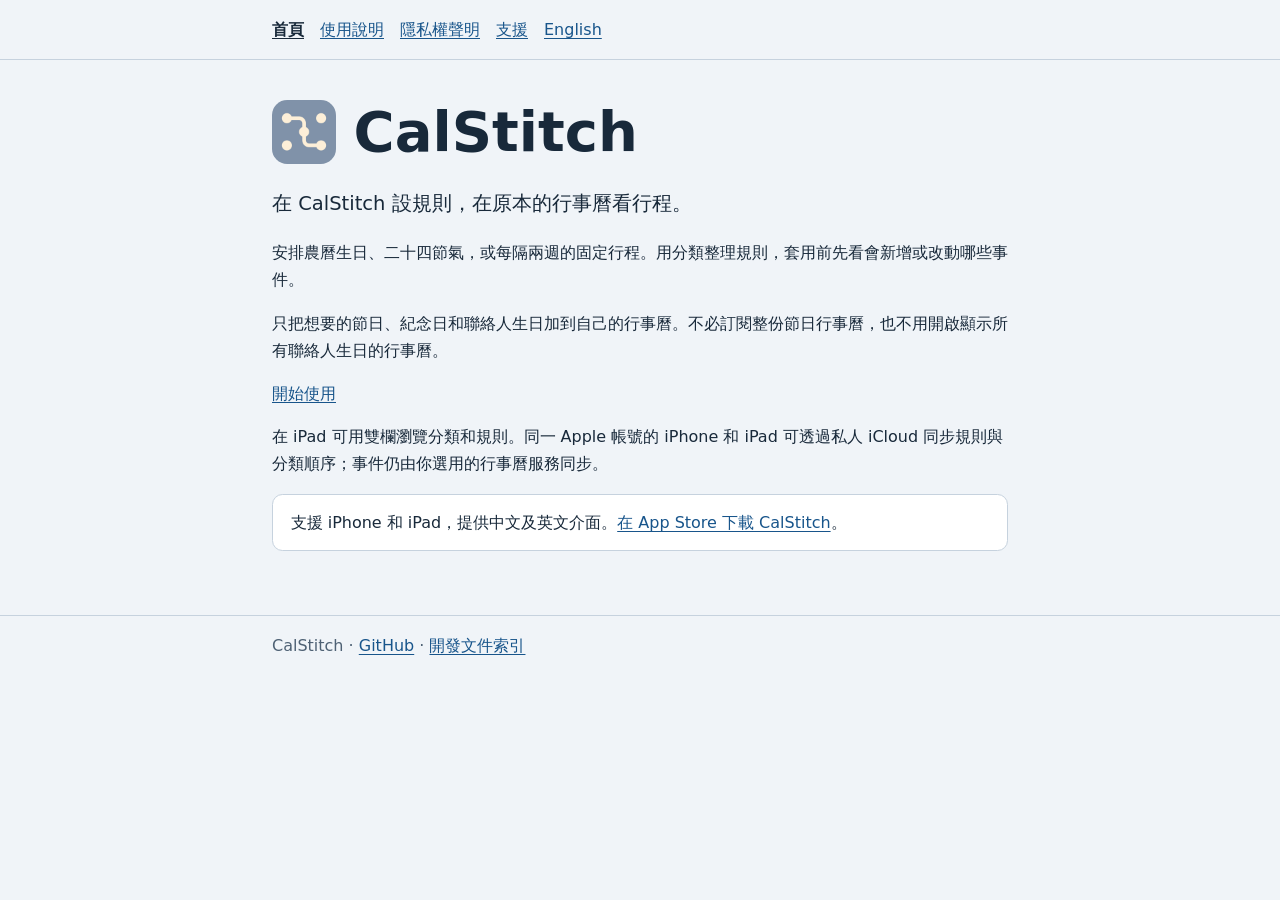
<file: website/index.html>
<!doctype html>
<html lang="zh-TW">
<head>
  <meta charset="utf-8">
  <meta name="viewport" content="width=device-width, initial-scale=1">
  <title>CalStitch</title>
  <link rel="alternate" hreflang="en" href="en/">
  <link rel="icon" href="icon.png" type="image/png">
  <link rel="stylesheet" href="style.css">
</head>
<body>
  <header><nav class="wrap" aria-label="主選單"><a href="./" aria-current="page">首頁</a> <a href="guide.html">使用說明</a> <a href="privacy.html">隱私權聲明</a> <a href="support.html">支援</a> <a href="en/" lang="en" hreflang="en">English</a></nav></header>
  <main class="wrap">
<div class="brand"><img src="icon.png" width="64" height="64" alt=""><h1>CalStitch</h1></div>
<p class="lead">在 CalStitch 設規則，在原本的行事曆看行程。</p>
<p>安排農曆生日、二十四節氣，或每隔兩週的固定行程。用分類整理規則，套用前先看會新增或改動哪些事件。</p>
<p>只把想要的節日、紀念日和聯絡人生日加到自己的行事曆。不必訂閱整份節日行事曆，也不用開啟顯示所有聯絡人生日的行事曆。</p>
<p><a href="guide.html">開始使用</a></p>
<p>在 iPad 可用雙欄瀏覽分類和規則。同一 Apple 帳號的 iPhone 和 iPad 可透過私人 iCloud 同步規則與分類順序；事件仍由你選用的行事曆服務同步。</p>
<p class="note">支援 iPhone 和 iPad，提供中文及英文介面。<a href="https://apps.apple.com/tw/app/calstitch/id6838189548">在 App Store 下載 CalStitch</a>。</p>
  </main>
  <footer><div class="wrap">CalStitch · <a href="https://github.com/peiyu66/CalStitch">GitHub</a> · <a href="development.html">開發文件索引</a></div></footer>
</body>
</html>
</file>
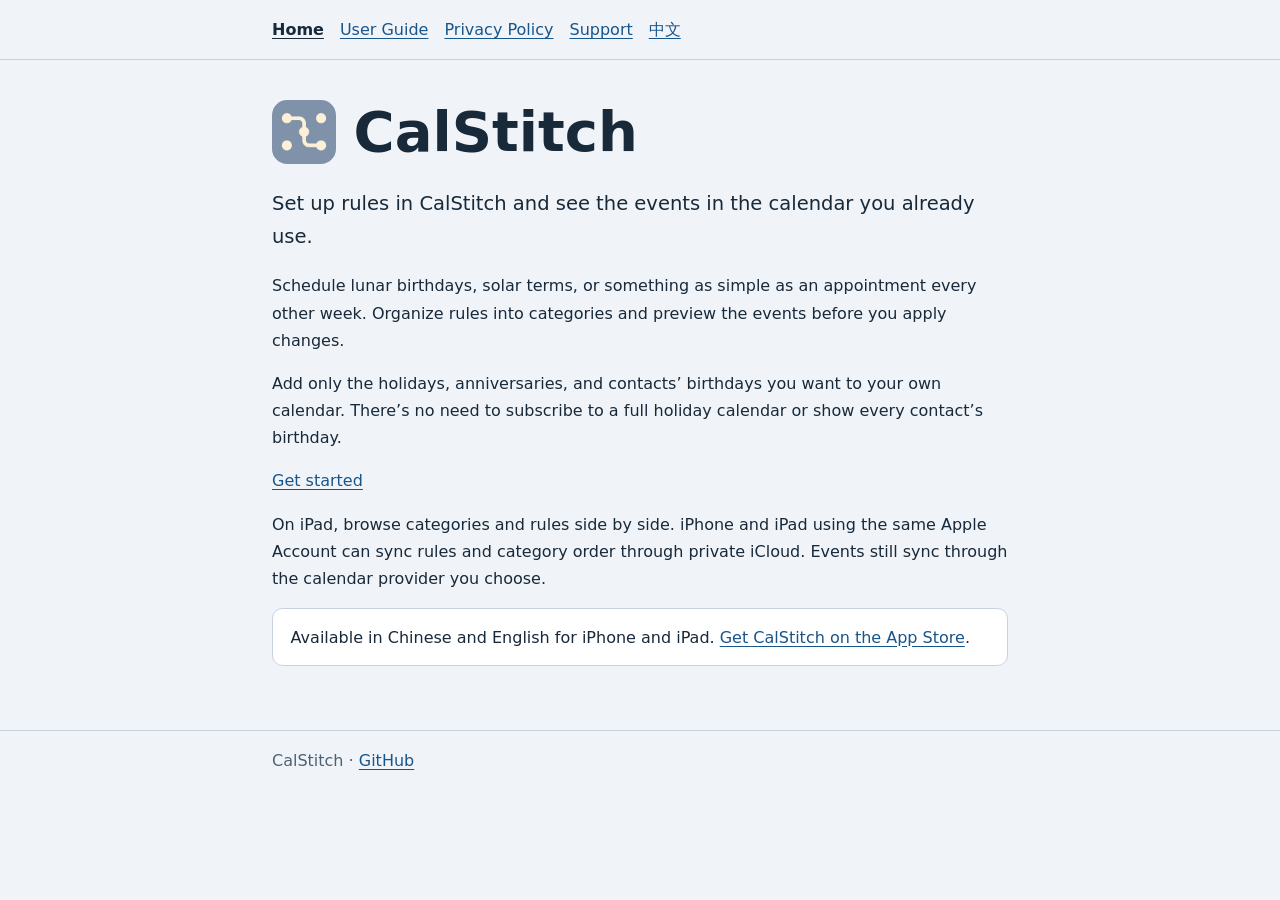
<file: website/en/index.html>
<!doctype html>
<html lang="en">
<head>
  <meta charset="utf-8">
  <meta name="viewport" content="width=device-width, initial-scale=1">
  <title>CalStitch</title>
  <link rel="alternate" hreflang="zh-TW" href="../">
  <link rel="icon" href="../icon.png" type="image/png">
  <link rel="stylesheet" href="../style.css">
</head>
<body>
  <header><nav class="wrap" aria-label="Main navigation"><a href="./" aria-current="page">Home</a> <a href="guide.html">User Guide</a> <a href="privacy.html">Privacy Policy</a> <a href="support.html">Support</a> <a href="../" lang="zh-TW" hreflang="zh-TW">中文</a></nav></header>
  <main class="wrap">
<div class="brand"><img src="../icon.png" width="64" height="64" alt=""><h1>CalStitch</h1></div>
<p class="lead">Set up rules in CalStitch and see the events in the calendar you already use.</p>
<p>Schedule lunar birthdays, solar terms, or something as simple as an appointment every other week. Organize rules into categories and preview the events before you apply changes.</p>
<p>Add only the holidays, anniversaries, and contacts’ birthdays you want to your own calendar. There’s no need to subscribe to a full holiday calendar or show every contact’s birthday.</p>
<p><a href="guide.html">Get started</a></p>
<p>On iPad, browse categories and rules side by side. iPhone and iPad using the same Apple Account can sync rules and category order through private iCloud. Events still sync through the calendar provider you choose.</p>
<p class="note">Available in Chinese and English for iPhone and iPad. <a href="https://apps.apple.com/app/calstitch/id6838189548">Get CalStitch on the App Store</a>.</p>
  </main>
  <footer><div class="wrap">CalStitch · <a href="https://github.com/peiyu66/CalStitch">GitHub</a></div></footer>
</body>
</html>
</file>
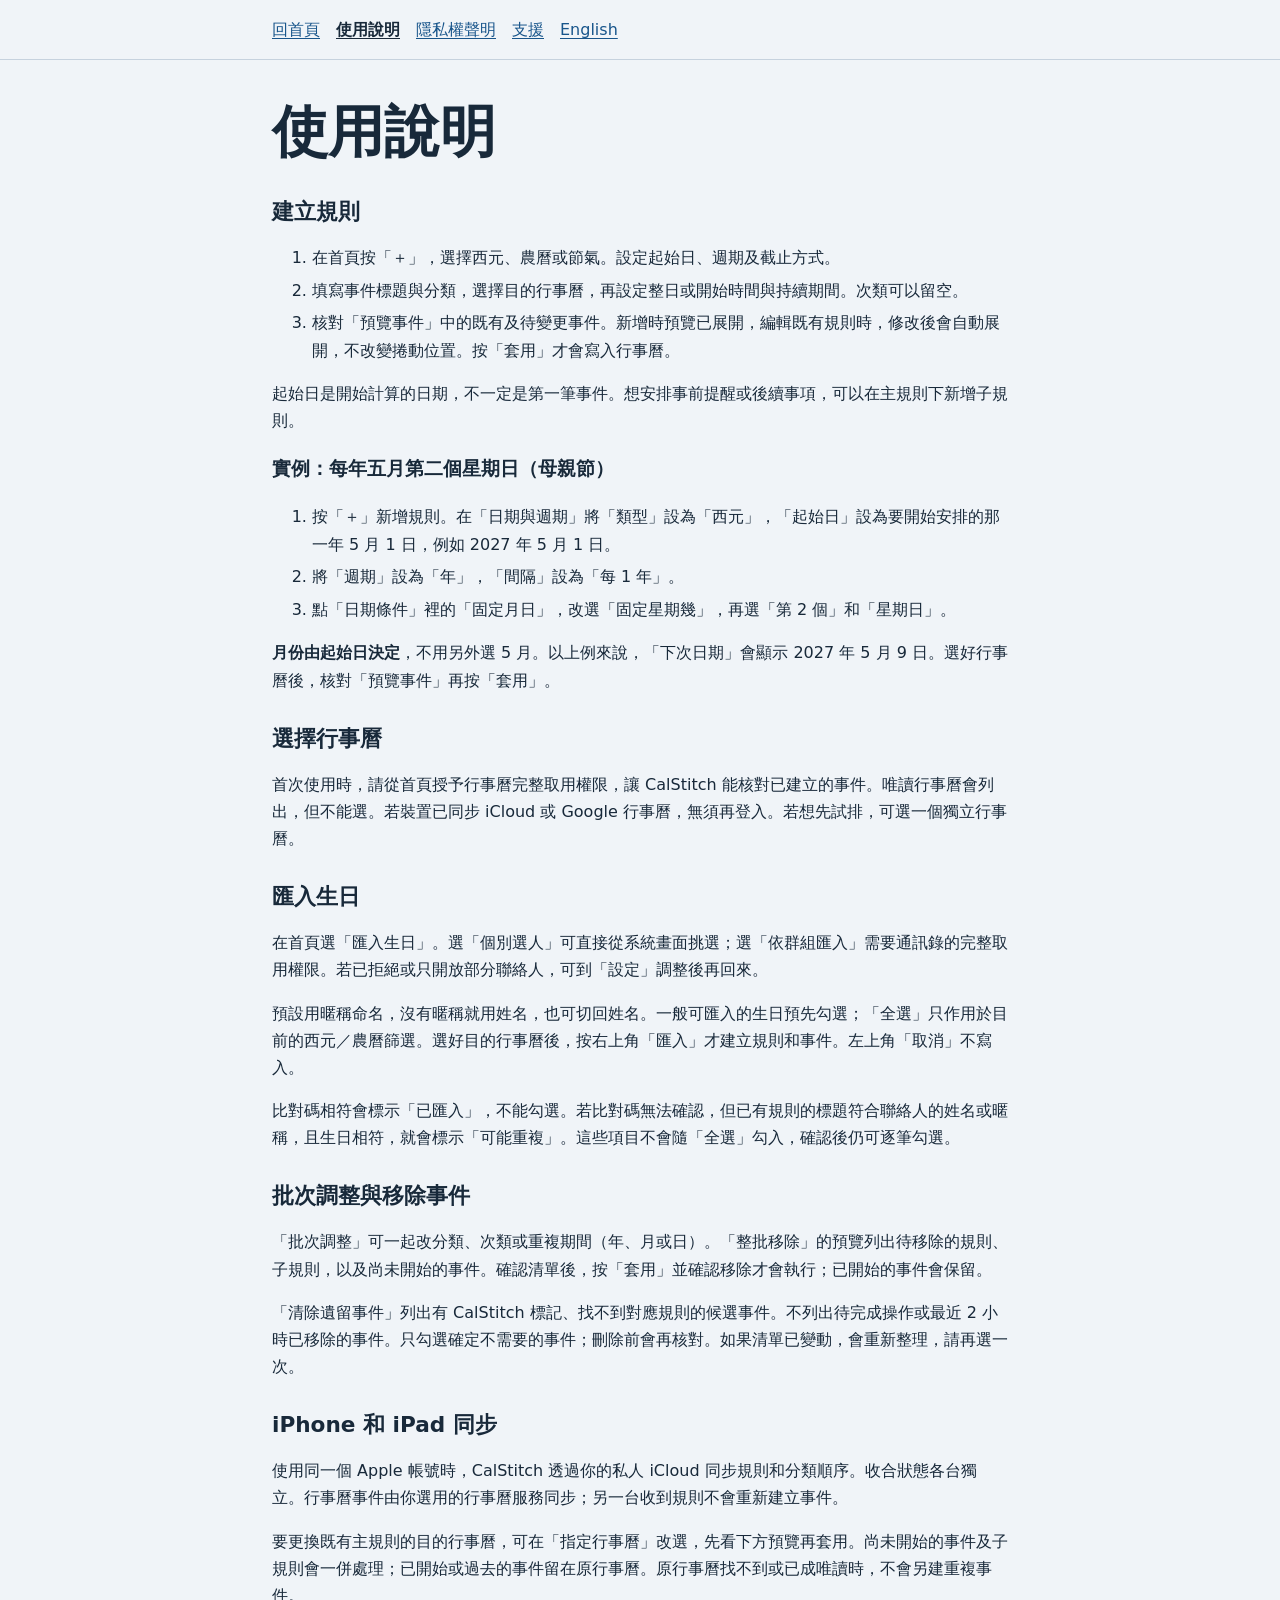
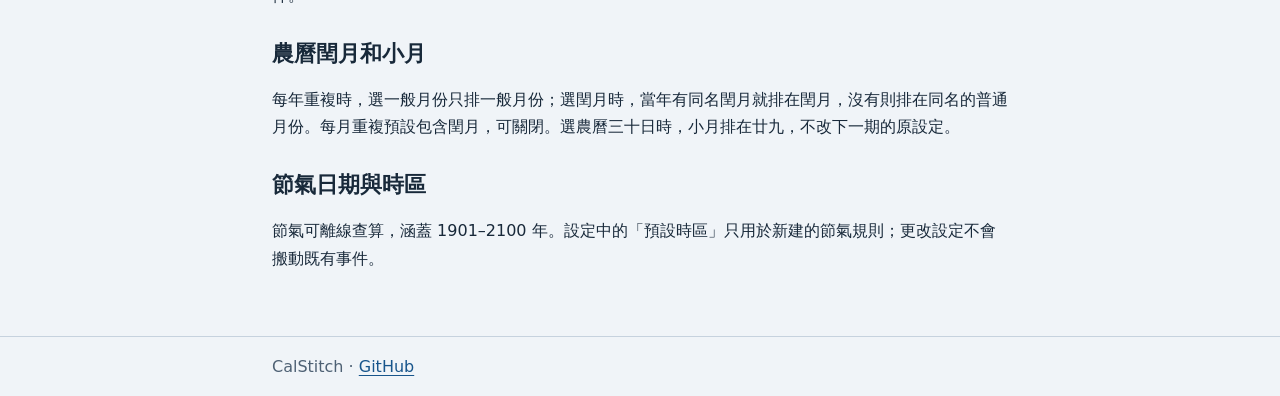
<file: website/guide.html>
<!doctype html>
<html lang="zh-TW">
<head>
  <meta charset="utf-8">
  <meta name="viewport" content="width=device-width, initial-scale=1">
  <title>使用說明 | CalStitch</title>
  <link rel="alternate" hreflang="en" href="en/guide.html">
  <link rel="icon" href="icon.png" type="image/png">
  <link rel="stylesheet" href="style.css">
</head>
<body>
  <header><nav class="wrap" aria-label="主選單"><a href="./">回首頁</a> <a href="guide.html" aria-current="page">使用說明</a> <a href="privacy.html">隱私權聲明</a> <a href="support.html">支援</a> <a href="en/guide.html" lang="en" hreflang="en">English</a></nav></header>
  <main class="wrap">
<h1>使用說明</h1>
<h2>建立規則</h2>
<ol><li>在首頁按「＋」，選擇西元、農曆或節氣。設定起始日、週期及截止方式。</li>
<li>填寫事件標題與分類，選擇目的行事曆，再設定整日或開始時間與持續期間。次類可以留空。</li>
<li>核對「預覽事件」中的既有及待變更事件。新增時預覽已展開，編輯既有規則時，修改後會自動展開，不改變捲動位置。按「套用」才會寫入行事曆。</li></ol>
<p>起始日是開始計算的日期，不一定是第一筆事件。想安排事前提醒或後續事項，可以在主規則下新增子規則。</p>
<h3 id="mothers-day">實例：每年五月第二個星期日（母親節）</h3>
<ol>
<li>按「＋」新增規則。在「日期與週期」將「類型」設為「西元」，「起始日」設為要開始安排的那一年 5 月 1 日，例如 2027 年 5 月 1 日。</li>
<li>將「週期」設為「年」，「間隔」設為「每 1 年」。</li>
<li>點「日期條件」裡的「固定月日」，改選「固定星期幾」，再選「第 2 個」和「星期日」。</li>
</ol>
<p><strong>月份由起始日決定</strong>，不用另外選 5 月。以上例來說，「下次日期」會顯示 2027 年 5 月 9 日。選好行事曆後，核對「預覽事件」再按「套用」。</p>
<h2>選擇行事曆</h2>
<p>首次使用時，請從首頁授予行事曆完整取用權限，讓 CalStitch 能核對已建立的事件。唯讀行事曆會列出，但不能選。若裝置已同步 iCloud 或 Google 行事曆，無須再登入。若想先試排，可選一個獨立行事曆。</p>
<h2>匯入生日</h2>
<p>在首頁選「匯入生日」。選「個別選人」可直接從系統畫面挑選；選「依群組匯入」需要通訊錄的完整取用權限。若已拒絕或只開放部分聯絡人，可到「設定」調整後再回來。</p>
<p>預設用暱稱命名，沒有暱稱就用姓名，也可切回姓名。一般可匯入的生日預先勾選；「全選」只作用於目前的西元／農曆篩選。選好目的行事曆後，按右上角「匯入」才建立規則和事件。左上角「取消」不寫入。</p>
<p>比對碼相符會標示「已匯入」，不能勾選。若比對碼無法確認，但已有規則的標題符合聯絡人的姓名或暱稱，且生日相符，就會標示「可能重複」。這些項目不會隨「全選」勾入，確認後仍可逐筆勾選。</p>
<h2>批次調整與移除事件</h2>
<p>「批次調整」可一起改分類、次類或重複期間（年、月或日）。「整批移除」的預覽列出待移除的規則、子規則，以及尚未開始的事件。確認清單後，按「套用」並確認移除才會執行；已開始的事件會保留。</p>
<p>「清除遺留事件」列出有 CalStitch 標記、找不到對應規則的候選事件。不列出待完成操作或最近 2 小時已移除的事件。只勾選確定不需要的事件；刪除前會再核對。如果清單已變動，會重新整理，請再選一次。</p>
<h2>iPhone 和 iPad 同步</h2>
<p>使用同一個 Apple 帳號時，CalStitch 透過你的私人 iCloud 同步規則和分類順序。收合狀態各台獨立。行事曆事件由你選用的行事曆服務同步；另一台收到規則不會重新建立事件。</p>
<p>要更換既有主規則的目的行事曆，可在「指定行事曆」改選，先看下方預覽再套用。尚未開始的事件及子規則會一併處理；已開始或過去的事件留在原行事曆。原行事曆找不到或已成唯讀時，不會另建重複事件。</p>
<h2>農曆閏月和小月</h2>
<p>每年重複時，選一般月份只排一般月份；選閏月時，當年有同名閏月就排在閏月，沒有則排在同名的普通月份。每月重複預設包含閏月，可關閉。選農曆三十日時，小月排在廿九，不改下一期的原設定。</p>
<h2>節氣日期與時區</h2>
<p>節氣可離線查算，涵蓋 1901–2100 年。設定中的「預設時區」只用於新建的節氣規則；更改設定不會搬動既有事件。</p>
  </main>
  <footer><div class="wrap">CalStitch · <a href="https://github.com/peiyu66/CalStitch">GitHub</a></div></footer>
</body>
</html>
</file>
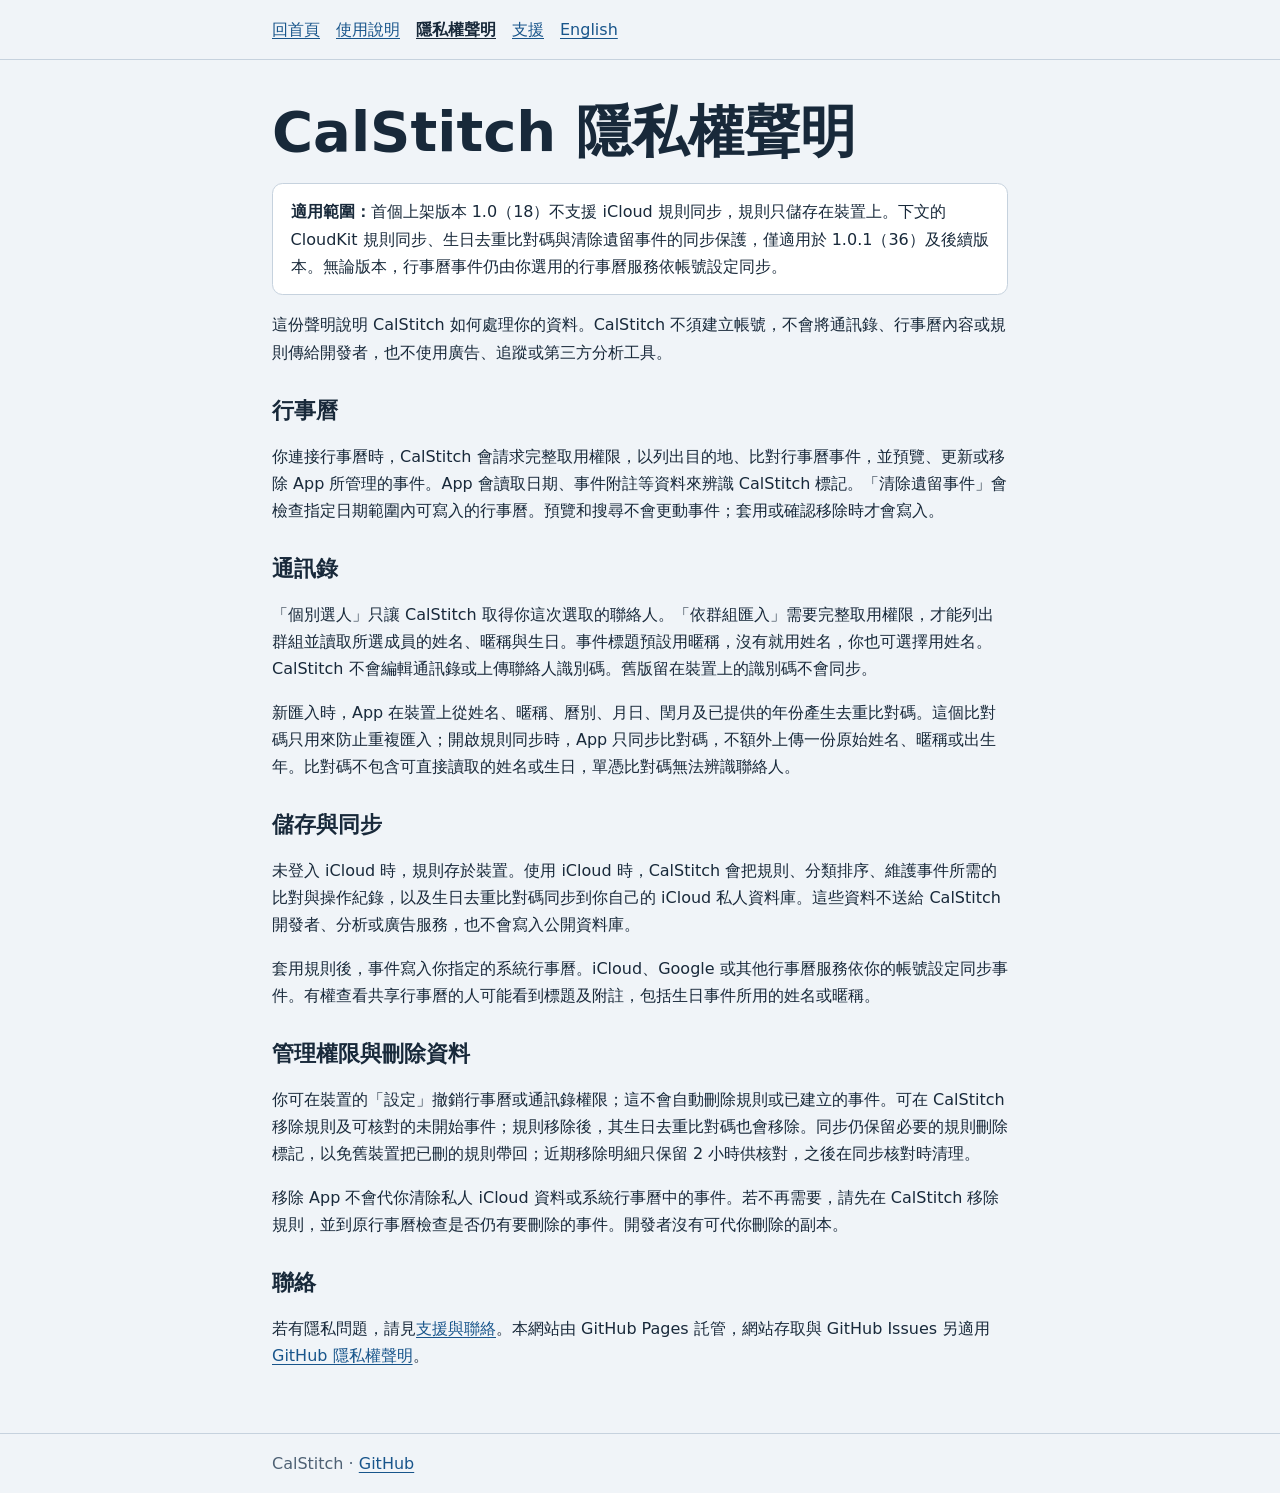
<file: website/privacy.html>
<!doctype html>
<html lang="zh-TW">
<head>
  <meta charset="utf-8">
  <meta name="viewport" content="width=device-width, initial-scale=1">
  <title>隱私權聲明 | CalStitch</title>
  <link rel="alternate" hreflang="en" href="en/privacy.html">
  <link rel="icon" href="icon.png" type="image/png">
  <link rel="stylesheet" href="style.css">
</head>
<body>
  <header><nav class="wrap" aria-label="主選單"><a href="./">回首頁</a> <a href="guide.html">使用說明</a> <a href="privacy.html" aria-current="page">隱私權聲明</a> <a href="support.html">支援</a> <a href="en/privacy.html" lang="en" hreflang="en">English</a></nav></header>
  <main class="wrap">
<h1>CalStitch 隱私權聲明</h1>
<p class="note"><strong>適用範圍：</strong>首個上架版本 1.0（18）不支援 iCloud 規則同步，規則只儲存在裝置上。下文的 CloudKit 規則同步、生日去重比對碼與清除遺留事件的同步保護，僅適用於 1.0.1（36）及後續版本。無論版本，行事曆事件仍由你選用的行事曆服務依帳號設定同步。</p>
<p>這份聲明說明 CalStitch 如何處理你的資料。CalStitch 不須建立帳號，不會將通訊錄、行事曆內容或規則傳給開發者，也不使用廣告、追蹤或第三方分析工具。</p>
<h2>行事曆</h2>
<p>你連接行事曆時，CalStitch 會請求完整取用權限，以列出目的地、比對行事曆事件，並預覽、更新或移除 App 所管理的事件。App 會讀取日期、事件附註等資料來辨識 CalStitch 標記。「清除遺留事件」會檢查指定日期範圍內可寫入的行事曆。預覽和搜尋不會更動事件；套用或確認移除時才會寫入。</p>
<h2>通訊錄</h2>
<p>「個別選人」只讓 CalStitch 取得你這次選取的聯絡人。「依群組匯入」需要完整取用權限，才能列出群組並讀取所選成員的姓名、暱稱與生日。事件標題預設用暱稱，沒有就用姓名，你也可選擇用姓名。CalStitch 不會編輯通訊錄或上傳聯絡人識別碼。舊版留在裝置上的識別碼不會同步。</p>
<p>新匯入時，App 在裝置上從姓名、暱稱、曆別、月日、閏月及已提供的年份產生去重比對碼。這個比對碼只用來防止重複匯入；開啟規則同步時，App 只同步比對碼，不額外上傳一份原始姓名、暱稱或出生年。比對碼不包含可直接讀取的姓名或生日，單憑比對碼無法辨識聯絡人。</p>
<h2>儲存與同步</h2>
<p>未登入 iCloud 時，規則存於裝置。使用 iCloud 時，CalStitch 會把規則、分類排序、維護事件所需的比對與操作紀錄，以及生日去重比對碼同步到你自己的 iCloud 私人資料庫。這些資料不送給 CalStitch 開發者、分析或廣告服務，也不會寫入公開資料庫。</p>
<p>套用規則後，事件寫入你指定的系統行事曆。iCloud、Google 或其他行事曆服務依你的帳號設定同步事件。有權查看共享行事曆的人可能看到標題及附註，包括生日事件所用的姓名或暱稱。</p>
<h2>管理權限與刪除資料</h2>
<p>你可在裝置的「設定」撤銷行事曆或通訊錄權限；這不會自動刪除規則或已建立的事件。可在 CalStitch 移除規則及可核對的未開始事件；規則移除後，其生日去重比對碼也會移除。同步仍保留必要的規則刪除標記，以免舊裝置把已刪的規則帶回；近期移除明細只保留 2 小時供核對，之後在同步核對時清理。</p>
<p>移除 App 不會代你清除私人 iCloud 資料或系統行事曆中的事件。若不再需要，請先在 CalStitch 移除規則，並到原行事曆檢查是否仍有要刪除的事件。開發者沒有可代你刪除的副本。</p>
<h2>聯絡</h2>
<p>若有隱私問題，請見<a href="support.html">支援與聯絡</a>。本網站由 GitHub Pages 託管，網站存取與 GitHub Issues 另適用 <a href="https://docs.github.com/en/site-policy/privacy-policies/github-general-privacy-statement">GitHub 隱私權聲明</a>。</p>
  </main>
  <footer><div class="wrap">CalStitch · <a href="https://github.com/peiyu66/CalStitch">GitHub</a></div></footer>
</body>
</html>
</file>
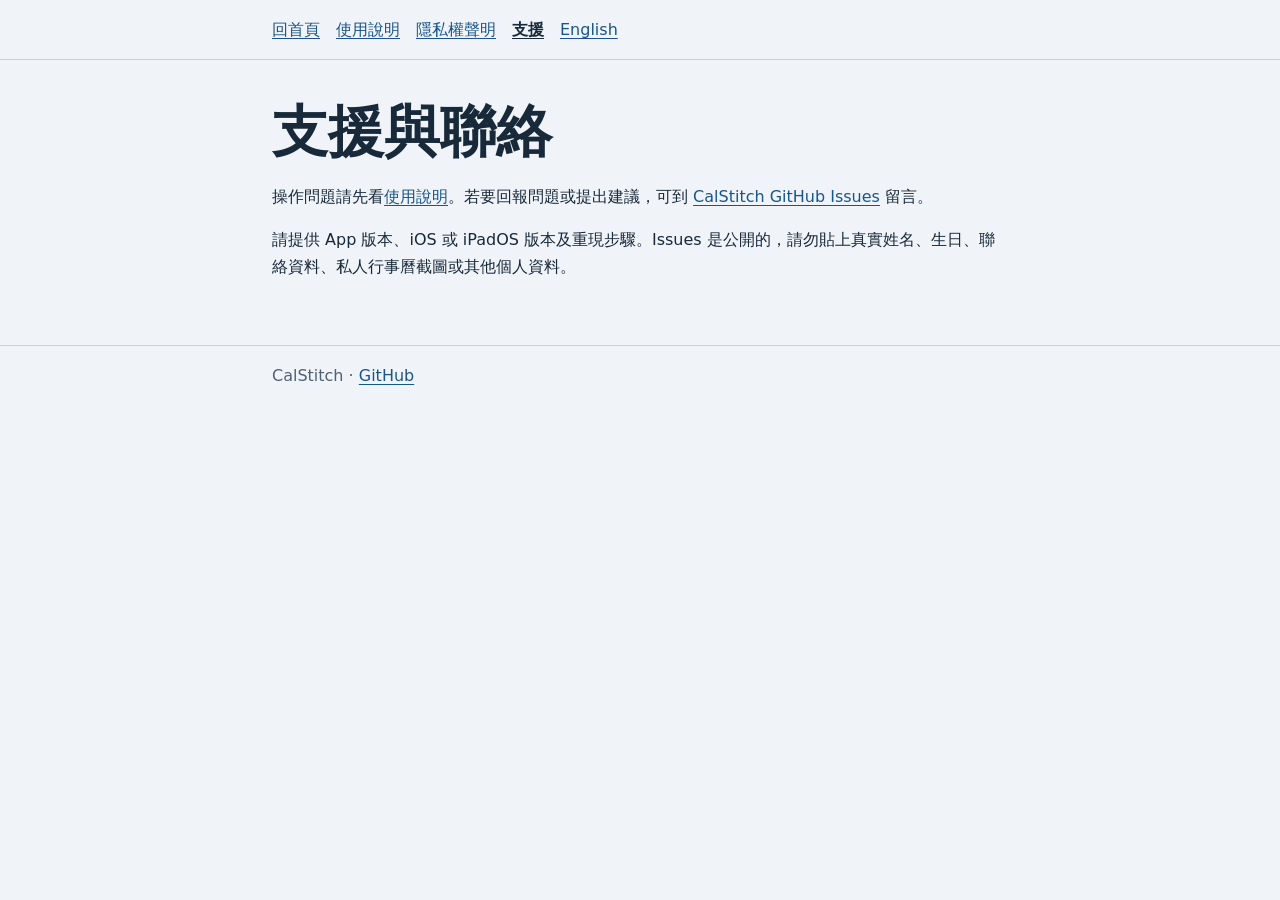
<file: website/support.html>
<!doctype html>
<html lang="zh-TW">
<head>
  <meta charset="utf-8">
  <meta name="viewport" content="width=device-width, initial-scale=1">
  <title>支援 | CalStitch</title>
  <link rel="alternate" hreflang="en" href="en/support.html">
  <link rel="icon" href="icon.png" type="image/png">
  <link rel="stylesheet" href="style.css">
</head>
<body>
  <header><nav class="wrap" aria-label="主選單"><a href="./">回首頁</a> <a href="guide.html">使用說明</a> <a href="privacy.html">隱私權聲明</a> <a href="support.html" aria-current="page">支援</a> <a href="en/support.html" lang="en" hreflang="en">English</a></nav></header>
  <main class="wrap">
<h1>支援與聯絡</h1>
<p>操作問題請先看<a href="guide.html">使用說明</a>。若要回報問題或提出建議，可到 <a href="https://github.com/peiyu66/CalStitch/issues">CalStitch GitHub Issues</a> 留言。</p>
<p>請提供 App 版本、iOS 或 iPadOS 版本及重現步驟。Issues 是公開的，請勿貼上真實姓名、生日、聯絡資料、私人行事曆截圖或其他個人資料。</p>
  </main>
  <footer><div class="wrap">CalStitch · <a href="https://github.com/peiyu66/CalStitch">GitHub</a></div></footer>
</body>
</html>
</file>
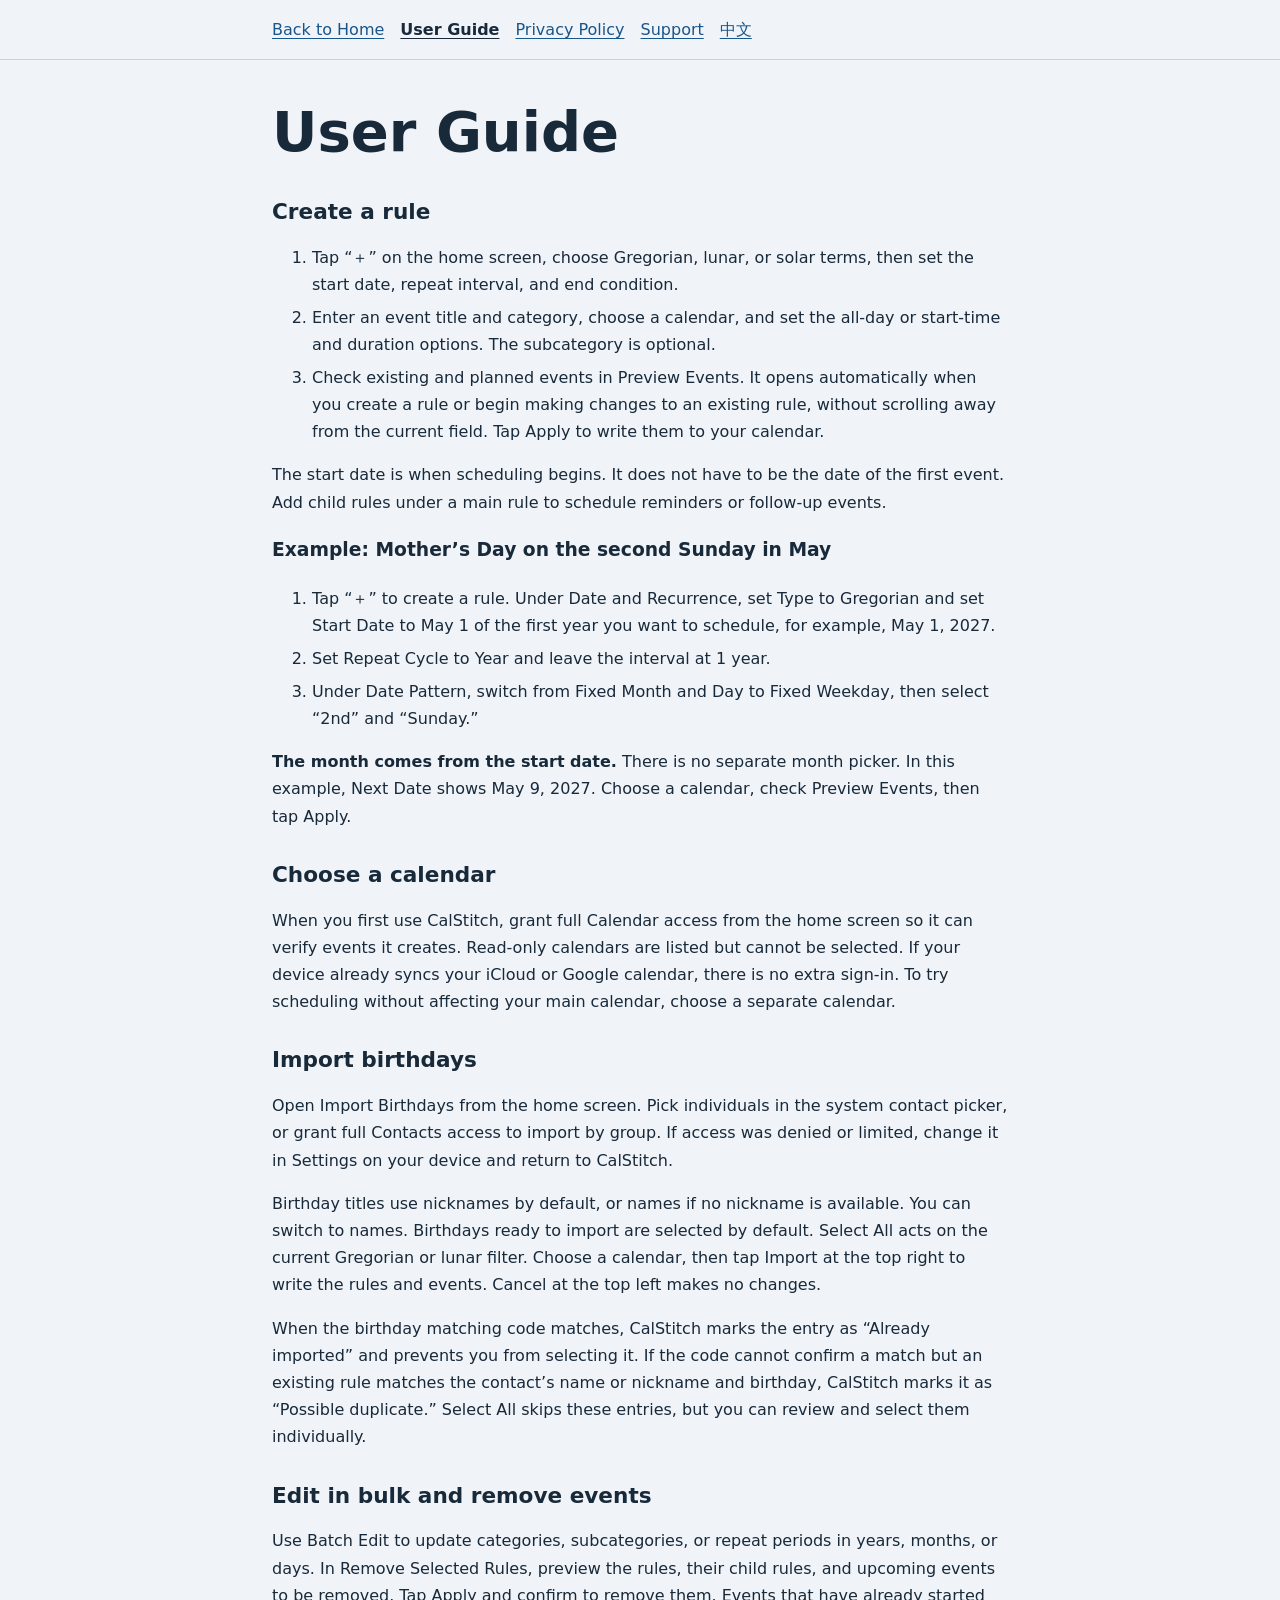
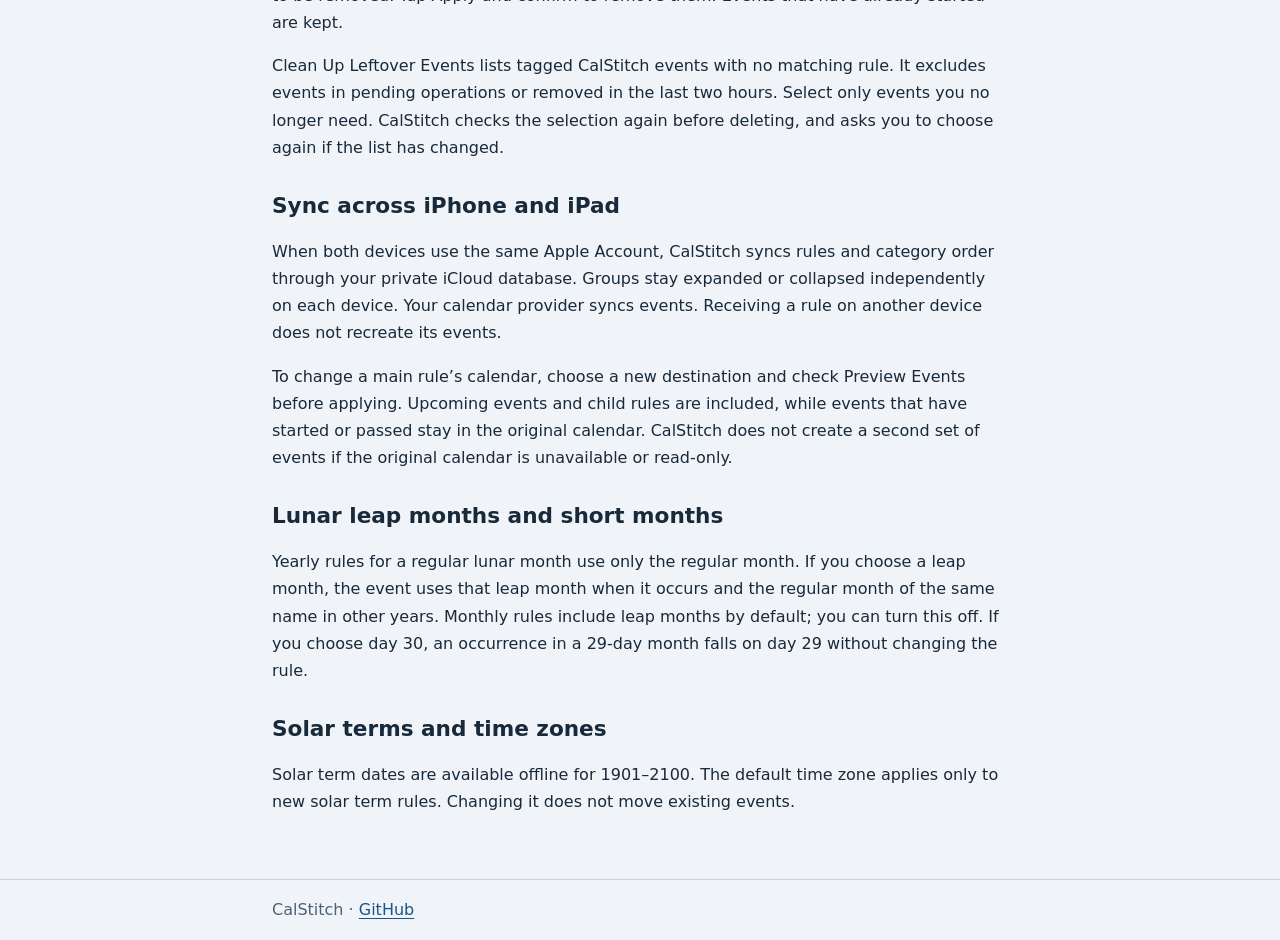
<file: website/en/guide.html>
<!doctype html>
<html lang="en">
<head>
  <meta charset="utf-8">
  <meta name="viewport" content="width=device-width, initial-scale=1">
  <title>User Guide | CalStitch</title>
  <link rel="alternate" hreflang="zh-TW" href="../guide.html">
  <link rel="icon" href="../icon.png" type="image/png">
  <link rel="stylesheet" href="../style.css">
</head>
<body>
  <header><nav class="wrap" aria-label="Main navigation"><a href="./">Back to Home</a> <a href="guide.html" aria-current="page">User Guide</a> <a href="privacy.html">Privacy Policy</a> <a href="support.html">Support</a> <a href="../guide.html" lang="zh-TW" hreflang="zh-TW">中文</a></nav></header>
  <main class="wrap">
<h1>User Guide</h1>
<h2>Create a rule</h2>
<ol><li>Tap “＋” on the home screen, choose Gregorian, lunar, or solar terms, then set the start date, repeat interval, and end condition.</li>
<li>Enter an event title and category, choose a calendar, and set the all-day or start-time and duration options. The subcategory is optional.</li>
<li>Check existing and planned events in Preview Events. It opens automatically when you create a rule or begin making changes to an existing rule, without scrolling away from the current field. Tap Apply to write them to your calendar.</li></ol>
<p>The start date is when scheduling begins. It does not have to be the date of the first event. Add child rules under a main rule to schedule reminders or follow-up events.</p>
<h3 id="mothers-day">Example: Mother’s Day on the second Sunday in May</h3>
<ol>
<li>Tap “＋” to create a rule. Under Date and Recurrence, set Type to Gregorian and set Start Date to May 1 of the first year you want to schedule, for example, May 1, 2027.</li>
<li>Set Repeat Cycle to Year and leave the interval at 1 year.</li>
<li>Under Date Pattern, switch from Fixed Month and Day to Fixed Weekday, then select “2nd” and “Sunday.”</li>
</ol>
<p><strong>The month comes from the start date.</strong> There is no separate month picker. In this example, Next Date shows May 9, 2027. Choose a calendar, check Preview Events, then tap Apply.</p>
<h2>Choose a calendar</h2>
<p>When you first use CalStitch, grant full Calendar access from the home screen so it can verify events it creates. Read-only calendars are listed but cannot be selected. If your device already syncs your iCloud or Google calendar, there is no extra sign-in. To try scheduling without affecting your main calendar, choose a separate calendar.</p>
<h2>Import birthdays</h2>
<p>Open Import Birthdays from the home screen. Pick individuals in the system contact picker, or grant full Contacts access to import by group. If access was denied or limited, change it in Settings on your device and return to CalStitch.</p>
<p>Birthday titles use nicknames by default, or names if no nickname is available. You can switch to names. Birthdays ready to import are selected by default. Select All acts on the current Gregorian or lunar filter. Choose a calendar, then tap Import at the top right to write the rules and events. Cancel at the top left makes no changes.</p>
<p>When the birthday matching code matches, CalStitch marks the entry as “Already imported” and prevents you from selecting it. If the code cannot confirm a match but an existing rule matches the contact’s name or nickname and birthday, CalStitch marks it as “Possible duplicate.” Select All skips these entries, but you can review and select them individually.</p>
<h2>Edit in bulk and remove events</h2>
<p>Use Batch Edit to update categories, subcategories, or repeat periods in years, months, or days. In Remove Selected Rules, preview the rules, their child rules, and upcoming events to be removed. Tap Apply and confirm to remove them. Events that have already started are kept.</p>
<p>Clean Up Leftover Events lists tagged CalStitch events with no matching rule. It excludes events in pending operations or removed in the last two hours. Select only events you no longer need. CalStitch checks the selection again before deleting, and asks you to choose again if the list has changed.</p>
<h2>Sync across iPhone and iPad</h2>
<p>When both devices use the same Apple Account, CalStitch syncs rules and category order through your private iCloud database. Groups stay expanded or collapsed independently on each device. Your calendar provider syncs events. Receiving a rule on another device does not recreate its events.</p>
<p>To change a main rule’s calendar, choose a new destination and check Preview Events before applying. Upcoming events and child rules are included, while events that have started or passed stay in the original calendar. CalStitch does not create a second set of events if the original calendar is unavailable or read-only.</p>
<h2>Lunar leap months and short months</h2>
<p>Yearly rules for a regular lunar month use only the regular month. If you choose a leap month, the event uses that leap month when it occurs and the regular month of the same name in other years. Monthly rules include leap months by default; you can turn this off. If you choose day 30, an occurrence in a 29-day month falls on day 29 without changing the rule.</p>
<h2>Solar terms and time zones</h2>
<p>Solar term dates are available offline for 1901–2100. The default time zone applies only to new solar term rules. Changing it does not move existing events.</p>
  </main>
  <footer><div class="wrap">CalStitch · <a href="https://github.com/peiyu66/CalStitch">GitHub</a></div></footer>
</body>
</html>
</file>
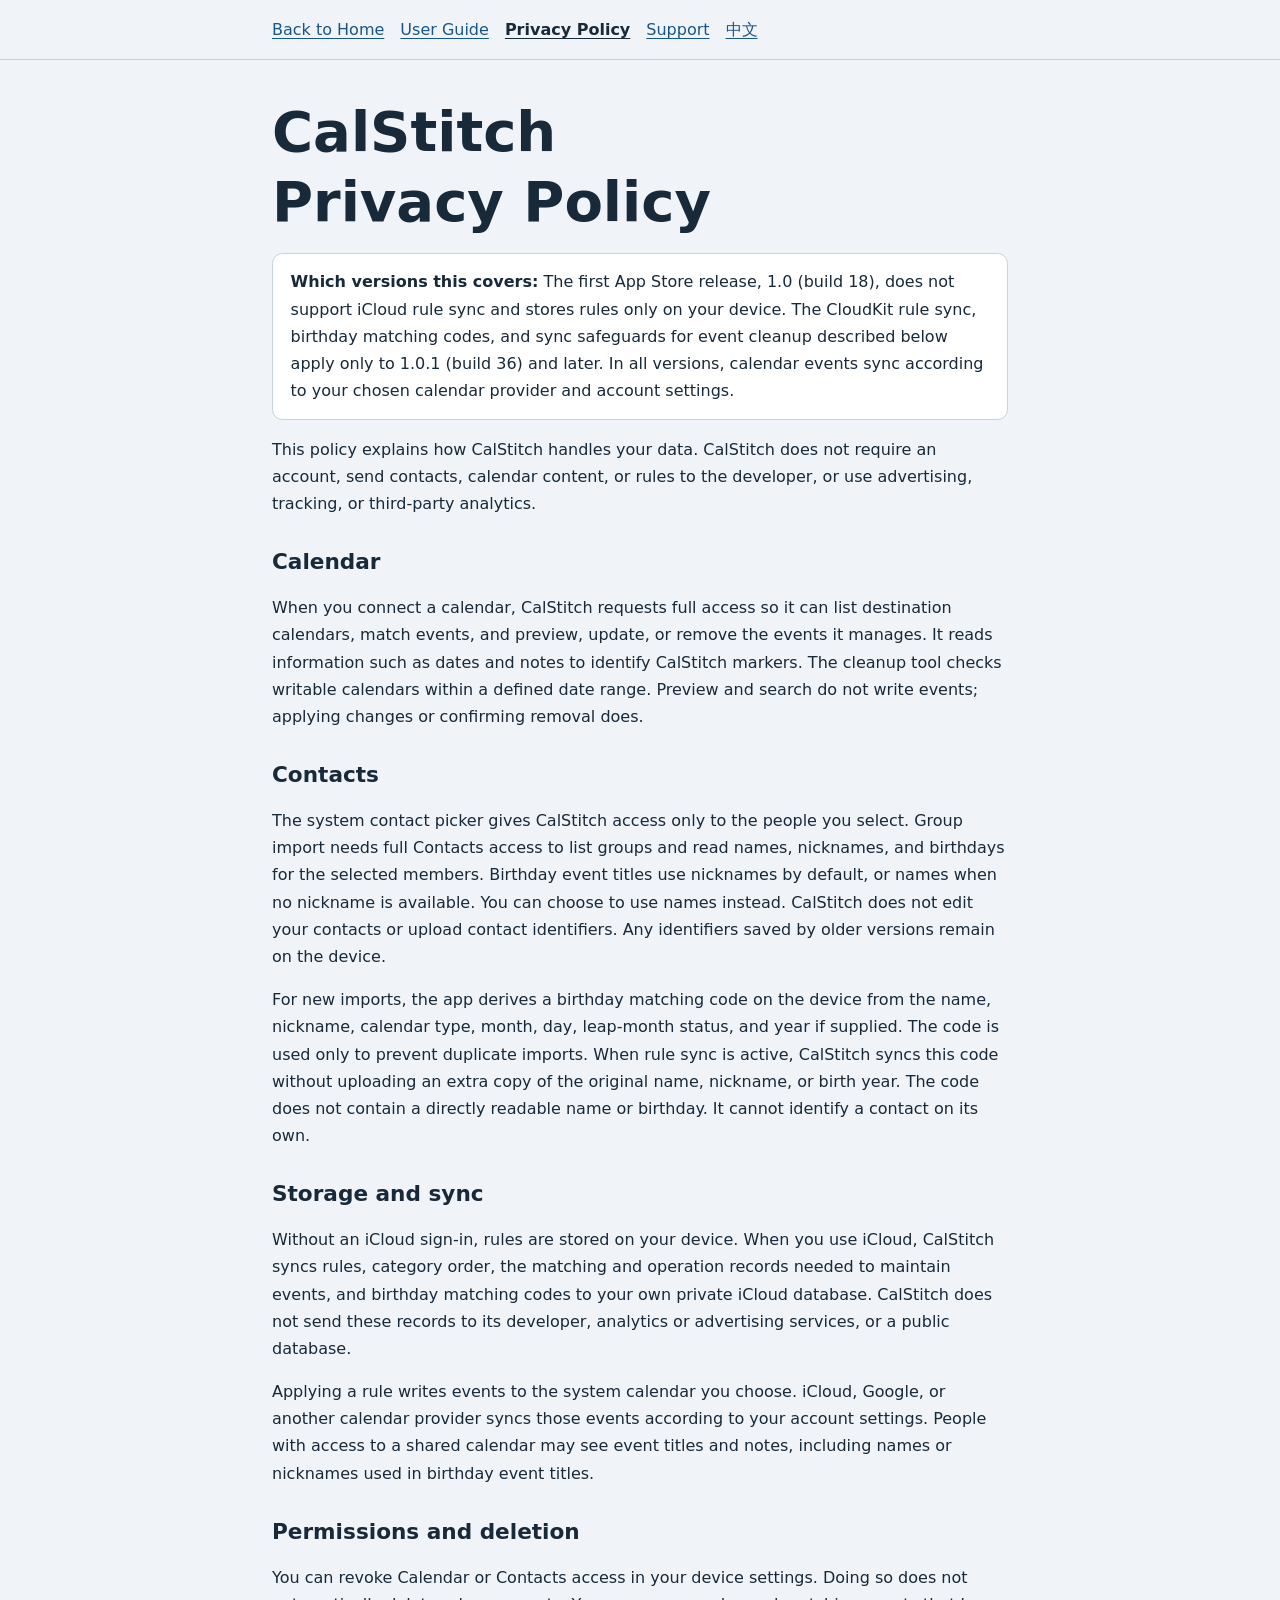
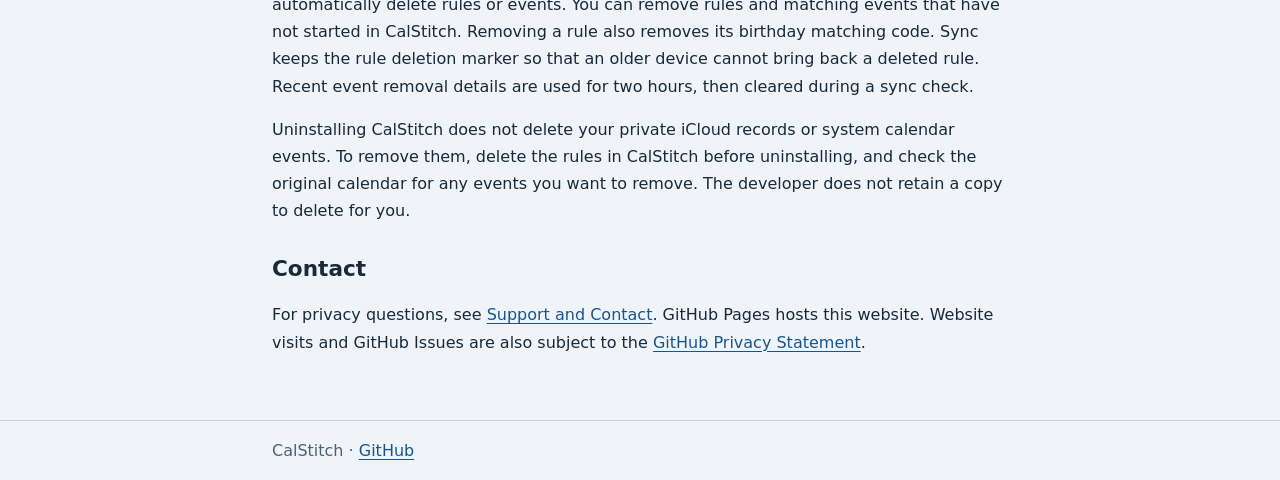
<file: website/en/privacy.html>
<!doctype html>
<html lang="en">
<head>
  <meta charset="utf-8">
  <meta name="viewport" content="width=device-width, initial-scale=1">
  <title>Privacy Policy | CalStitch</title>
  <link rel="alternate" hreflang="zh-TW" href="../privacy.html">
  <link rel="icon" href="../icon.png" type="image/png">
  <link rel="stylesheet" href="../style.css">
</head>
<body>
  <header><nav class="wrap" aria-label="Main navigation"><a href="./">Back to Home</a> <a href="guide.html">User Guide</a> <a href="privacy.html" aria-current="page">Privacy Policy</a> <a href="support.html">Support</a> <a href="../privacy.html" lang="zh-TW" hreflang="zh-TW">中文</a></nav></header>
  <main class="wrap">
<h1>CalStitch Privacy Policy</h1>
<p class="note"><strong>Which versions this covers:</strong> The first App Store release, 1.0 (build 18), does not support iCloud rule sync and stores rules only on your device. The CloudKit rule sync, birthday matching codes, and sync safeguards for event cleanup described below apply only to 1.0.1 (build 36) and later. In all versions, calendar events sync according to your chosen calendar provider and account settings.</p>
<p>This policy explains how CalStitch handles your data. CalStitch does not require an account, send contacts, calendar content, or rules to the developer, or use advertising, tracking, or third-party analytics.</p>
<h2>Calendar</h2>
<p>When you connect a calendar, CalStitch requests full access so it can list destination calendars, match events, and preview, update, or remove the events it manages. It reads information such as dates and notes to identify CalStitch markers. The cleanup tool checks writable calendars within a defined date range. Preview and search do not write events; applying changes or confirming removal does.</p>
<h2>Contacts</h2>
<p>The system contact picker gives CalStitch access only to the people you select. Group import needs full Contacts access to list groups and read names, nicknames, and birthdays for the selected members. Birthday event titles use nicknames by default, or names when no nickname is available. You can choose to use names instead. CalStitch does not edit your contacts or upload contact identifiers. Any identifiers saved by older versions remain on the device.</p>
<p>For new imports, the app derives a birthday matching code on the device from the name, nickname, calendar type, month, day, leap-month status, and year if supplied. The code is used only to prevent duplicate imports. When rule sync is active, CalStitch syncs this code without uploading an extra copy of the original name, nickname, or birth year. The code does not contain a directly readable name or birthday. It cannot identify a contact on its own.</p>
<h2>Storage and sync</h2>
<p>Without an iCloud sign-in, rules are stored on your device. When you use iCloud, CalStitch syncs rules, category order, the matching and operation records needed to maintain events, and birthday matching codes to your own private iCloud database. CalStitch does not send these records to its developer, analytics or advertising services, or a public database.</p>
<p>Applying a rule writes events to the system calendar you choose. iCloud, Google, or another calendar provider syncs those events according to your account settings. People with access to a shared calendar may see event titles and notes, including names or nicknames used in birthday event titles.</p>
<h2>Permissions and deletion</h2>
<p>You can revoke Calendar or Contacts access in your device settings. Doing so does not automatically delete rules or events. You can remove rules and matching events that have not started in CalStitch. Removing a rule also removes its birthday matching code. Sync keeps the rule deletion marker so that an older device cannot bring back a deleted rule. Recent event removal details are used for two hours, then cleared during a sync check.</p>
<p>Uninstalling CalStitch does not delete your private iCloud records or system calendar events. To remove them, delete the rules in CalStitch before uninstalling, and check the original calendar for any events you want to remove. The developer does not retain a copy to delete for you.</p>
<h2>Contact</h2>
<p>For privacy questions, see <a href="support.html">Support and Contact</a>. GitHub Pages hosts this website. Website visits and GitHub Issues are also subject to the <a href="https://docs.github.com/en/site-policy/privacy-policies/github-general-privacy-statement">GitHub Privacy Statement</a>.</p>
  </main>
  <footer><div class="wrap">CalStitch · <a href="https://github.com/peiyu66/CalStitch">GitHub</a></div></footer>
</body>
</html>
</file>
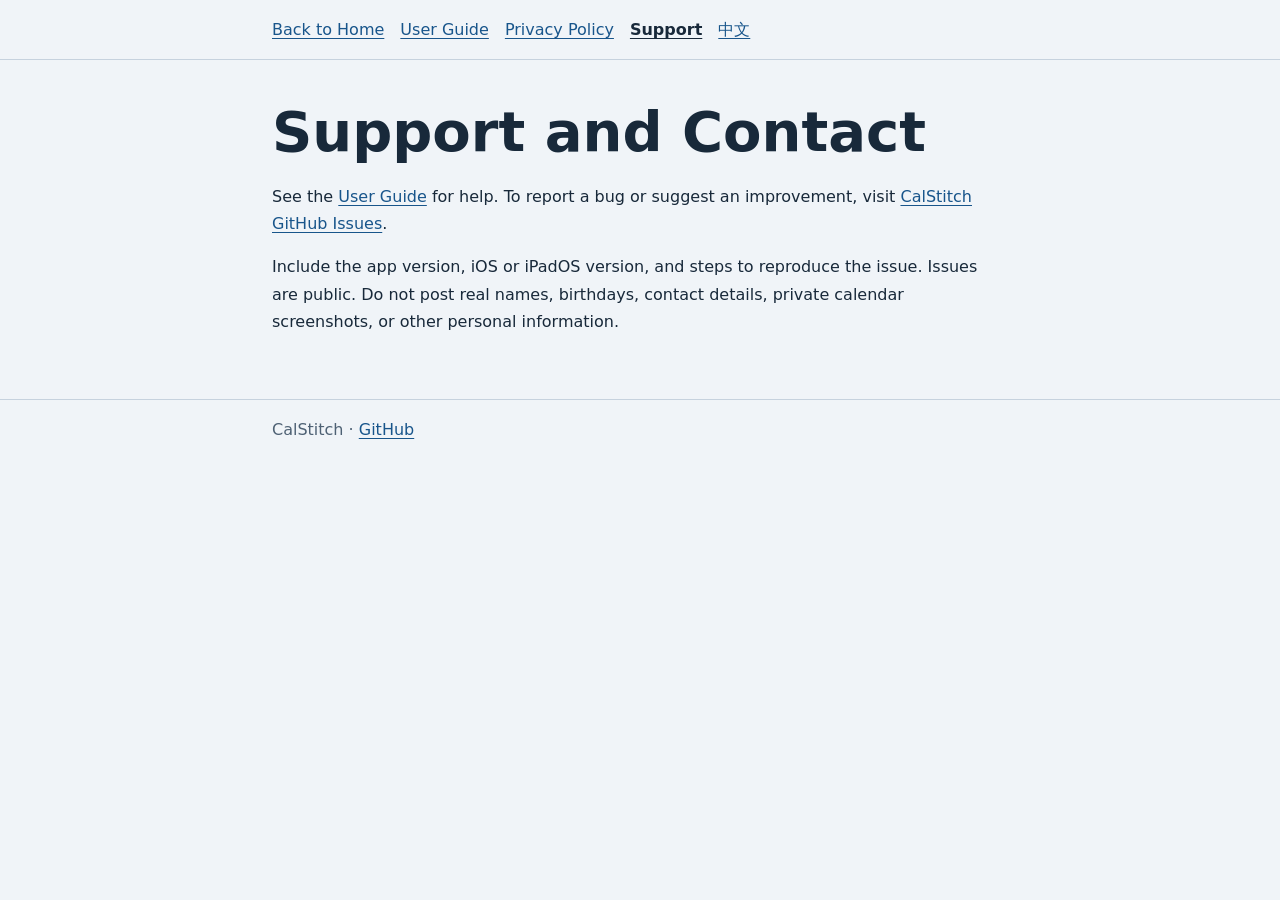
<file: website/en/support.html>
<!doctype html>
<html lang="en">
<head>
  <meta charset="utf-8">
  <meta name="viewport" content="width=device-width, initial-scale=1">
  <title>Support | CalStitch</title>
  <link rel="alternate" hreflang="zh-TW" href="../support.html">
  <link rel="icon" href="../icon.png" type="image/png">
  <link rel="stylesheet" href="../style.css">
</head>
<body>
  <header><nav class="wrap" aria-label="Main navigation"><a href="./">Back to Home</a> <a href="guide.html">User Guide</a> <a href="privacy.html">Privacy Policy</a> <a href="support.html" aria-current="page">Support</a> <a href="../support.html" lang="zh-TW" hreflang="zh-TW">中文</a></nav></header>
  <main class="wrap">
<h1>Support and Contact</h1>
<p>See the <a href="guide.html">User Guide</a> for help. To report a bug or suggest an improvement, visit <a href="https://github.com/peiyu66/CalStitch/issues">CalStitch GitHub Issues</a>.</p>
<p>Include the app version, iOS or iPadOS version, and steps to reproduce the issue. Issues are public. Do not post real names, birthdays, contact details, private calendar screenshots, or other personal information.</p>
  </main>
  <footer><div class="wrap">CalStitch · <a href="https://github.com/peiyu66/CalStitch">GitHub</a></div></footer>
</body>
</html>
</file>
<file: website/style.css>
:root {
  color-scheme: light dark;
  --bg: #f0f4f8;
  --ink: #18293a;
  --quiet: #4e6174;
  --border: #c6d2de;
  --panel: #fff;
  --link: #18558b;
}
@media (prefers-color-scheme: dark) {
  :root { --bg: #18232e; --ink: #edf3f9; --quiet: #bac9d8; --border: #455a6c; --panel: #202f3d; --link: #b2d9ff; }
}
* { box-sizing: border-box; }
body { margin: 0; background: var(--bg); color: var(--ink); font: 1rem/1.7 system-ui, sans-serif; overflow-wrap: anywhere; }
.wrap { width: min(100% - 2.5rem, 46rem); margin-inline: auto; }
header, footer { border-color: var(--border); border-style: solid; border-width: 0 0 1px; }
header .wrap { padding-block: 1rem; }
footer { border-width: 1px 0 0; color: var(--quiet); }
footer .wrap { padding-block: 1rem; }
nav { display: flex; flex-wrap: wrap; column-gap: 1rem; row-gap: .25rem; }
a { color: var(--link); text-underline-offset: .18em; }
a:focus-visible { outline: 2px solid var(--link); outline-offset: 3px; }
a[aria-current=page] { color: var(--ink); font-weight: 700; }
main { padding-block: 2.3rem 3rem; }
h1, h2 { line-height: 1.25; text-wrap: balance; }
h1 { font-size: clamp(2.1rem, 6vw, 3.5rem); margin: 0 0 1rem; }
h2 { font-size: 1.35rem; margin-top: 2rem; }
.brand { display: flex; align-items: center; gap: 1.1rem; }
.brand img { width: 4rem; height: 4rem; border-radius: .95rem; }
.brand h1 { margin: 0; }
.lead { font-size: 1.22rem; }
.note { padding: .9rem 1.1rem; background: var(--panel); border: 1px solid var(--border); border-radius: .65rem; }
li + li { margin-top: .35rem; }
</file>
